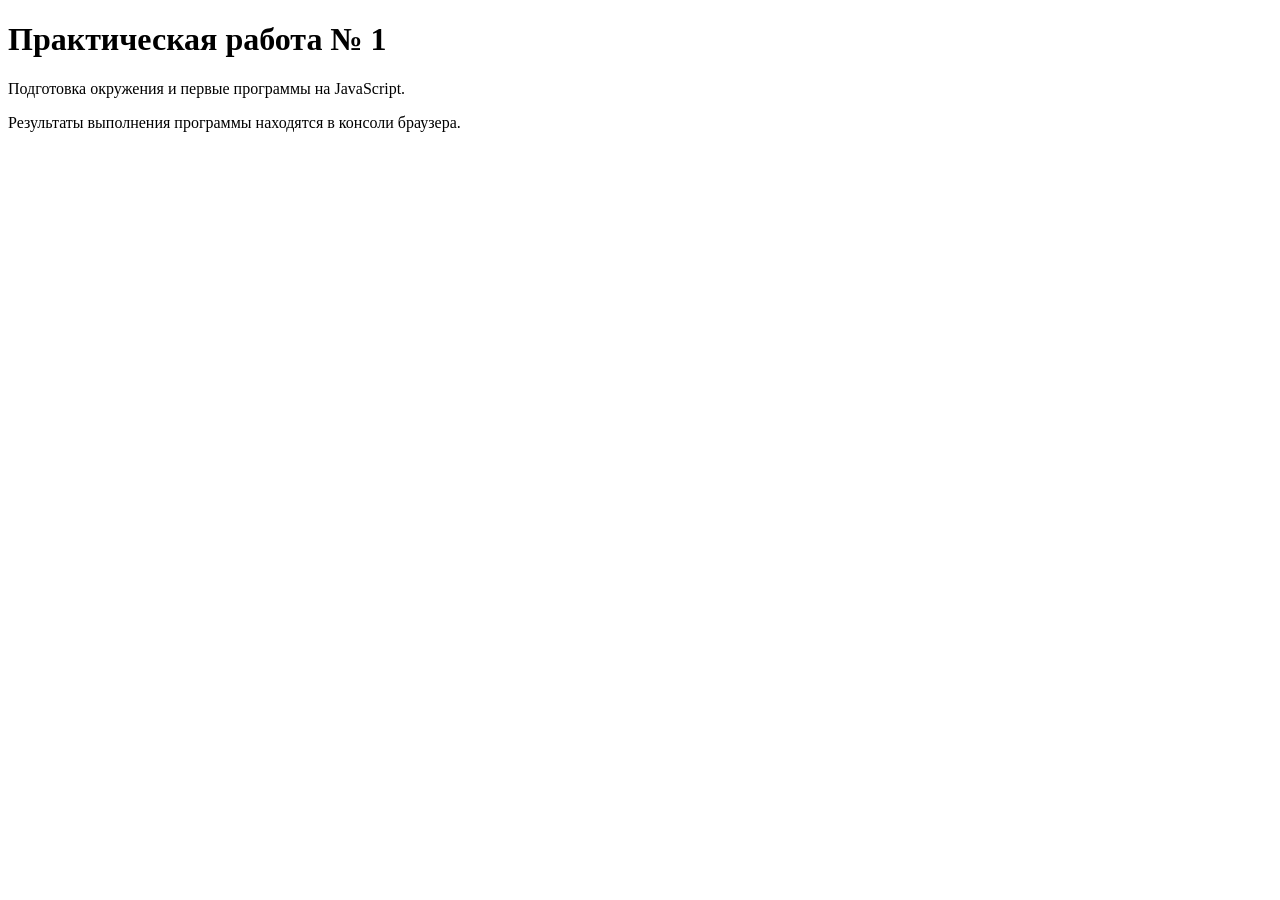
<file: practice-01/index.html>
<!doctype html>
<html lang="ru">
  <head>
    <meta charset="UTF-8">
    <meta name="viewport" content="width=device-width, initial-scale=1.0">
    <title>ПР1 — JavaScript</title>
    <script src="./js/hello.js" defer></script>
  </head>
  <body>
    <main>
      <h1>Практическая работа № 1</h1>
      <p>Подготовка окружения и первые программы на JavaScript.</p>
      <p>Результаты выполнения программы находятся в консоли браузера.</p>
    </main>
  </body>
</html>
</file>
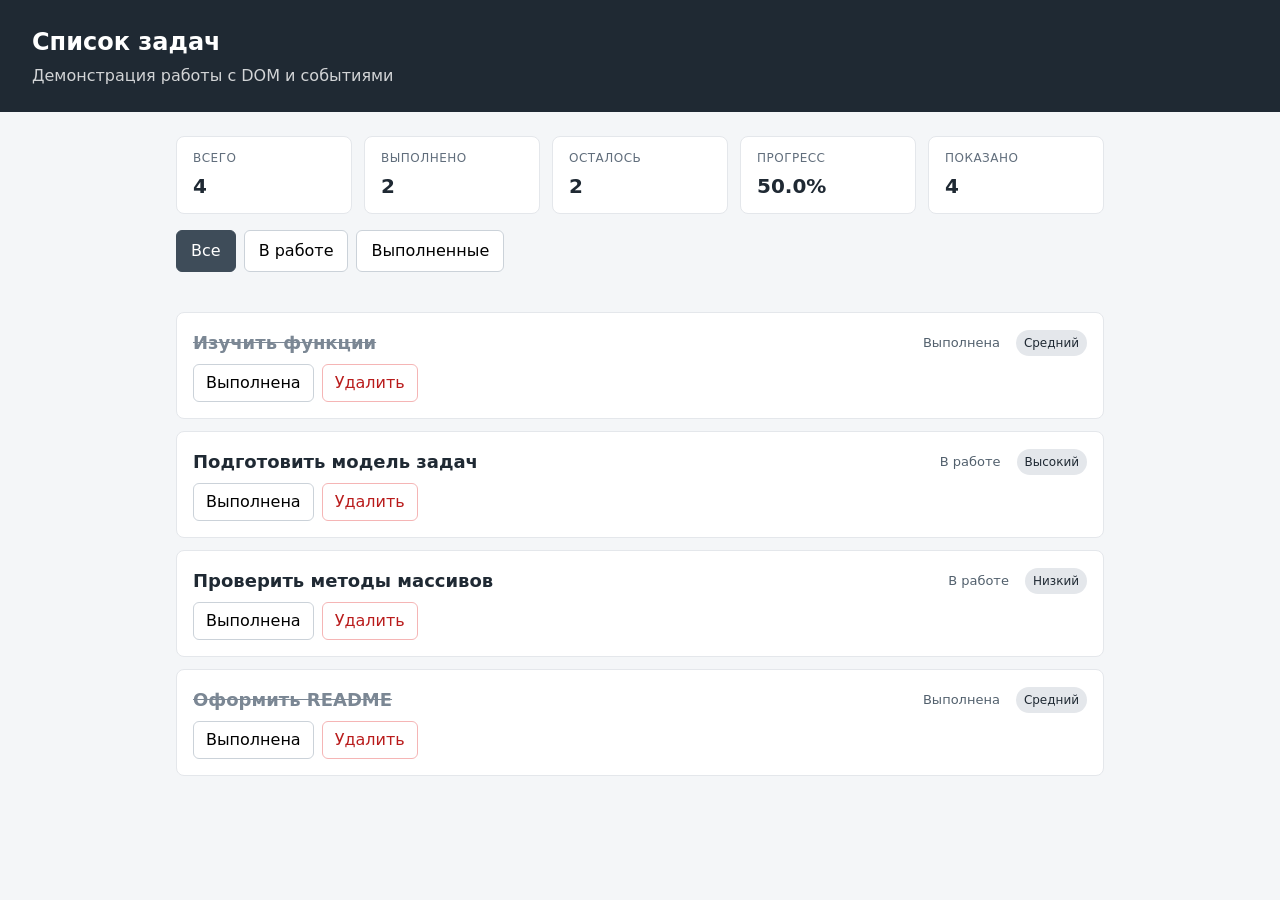
<file: practice-03/index.html>
<!DOCTYPE html>
<html lang="ru">
<head>
  <meta charset="UTF-8">
  <meta name="viewport" content="width=device-width, initial-scale=1.0">
  <title>ПР3 — Список задач</title>
  <link rel="stylesheet" href="./styles.css">
</head>
<body>
  <header class="page-header">
    <h1>Список задач</h1>
    <p>Демонстрация работы с DOM и событиями</p>
  </header>

  <main class="page-main">
    <section id="task-summary" class="summary">
      <div class="summary-item">
        <span class="summary-label">Всего</span>
        <span class="summary-value" data-stat="total">0</span>
      </div>
      <div class="summary-item">
        <span class="summary-label">Выполнено</span>
        <span class="summary-value" data-stat="completed">0</span>
      </div>
      <div class="summary-item">
        <span class="summary-label">Осталось</span>
        <span class="summary-value" data-stat="pending">0</span>
      </div>
      <div class="summary-item">
        <span class="summary-label">Прогресс</span>
        <span class="summary-value" data-stat="progress">0.0%</span>
      </div>
      <div class="summary-item">
        <span class="summary-label">Показано</span>
        <span class="summary-value" data-stat="visible">0</span>
      </div>
    </section>

    <section id="filters" class="filters">
      <button type="button" data-filter="all" class="is-active" aria-pressed="true">Все</button>
      <button type="button" data-filter="pending" aria-pressed="false">В работе</button>
      <button type="button" data-filter="completed" aria-pressed="false">Выполненные</button>
    </section>

    <p id="operation-message" class="operation-message" aria-live="polite"></p>

    <p id="empty-message" class="empty-message" hidden></p>

    <ul id="task-list" class="task-list"></ul>
  </main>

  <script type="module" src="./src/main.js"></script>
</body>
</html>
</file>
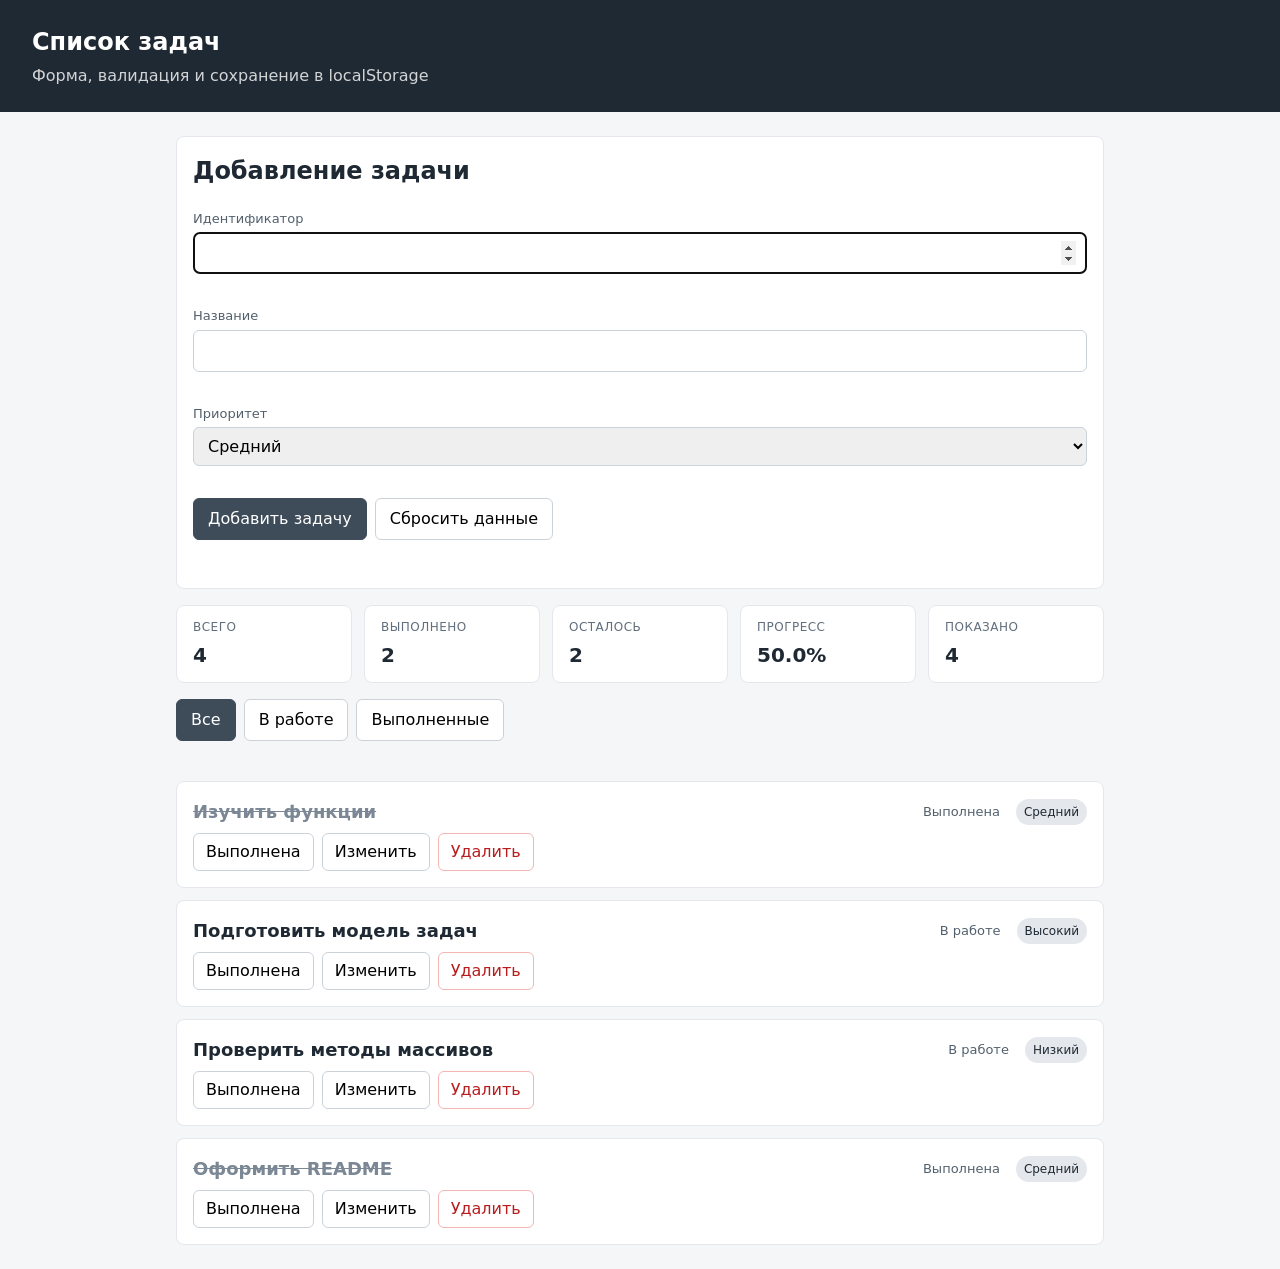
<file: practice-04/index.html>
<!DOCTYPE html>
<html lang="ru">
<head>
  <meta charset="UTF-8">
  <meta name="viewport" content="width=device-width, initial-scale=1.0">
  <title>ПР4 — Форма и хранение</title>
  <link rel="stylesheet" href="./styles.css">
</head>
<body>
  <header class="page-header">
    <h1>Список задач</h1>
    <p>Форма, валидация и сохранение в localStorage</p>
  </header>

  <main class="page-main">
    <section class="form-section">
      <h2 id="form-title">Добавление задачи</h2>
      <form id="task-form" novalidate>
        <div class="form-row">
          <label for="task-id">Идентификатор</label>
          <input id="task-id" name="id" type="number" min="1" step="1" required>
          <p id="error-id" class="field-error"></p>
        </div>
        <div class="form-row">
          <label for="task-title">Название</label>
          <input id="task-title" name="title" type="text" maxlength="100" required>
          <p id="error-title" class="field-error"></p>
        </div>
        <div class="form-row">
          <label for="task-priority">Приоритет</label>
          <select id="task-priority" name="priority">
            <option value="low">Низкий</option>
            <option value="medium" selected>Средний</option>
            <option value="high">Высокий</option>
          </select>
          <p id="error-priority" class="field-error"></p>
        </div>
        <div class="form-actions">
          <button type="submit">Добавить задачу</button>
          <button type="button" id="cancel-edit" hidden>Отменить</button>
          <button type="button" id="reset-storage">Сбросить данные</button>
        </div>
      </form>
      <p id="status-message" class="status-message" aria-live="polite"></p>
    </section>

    <section id="task-summary" class="summary">
      <div class="summary-item">
        <span class="summary-label">Всего</span>
        <span class="summary-value" data-stat="total">0</span>
      </div>
      <div class="summary-item">
        <span class="summary-label">Выполнено</span>
        <span class="summary-value" data-stat="completed">0</span>
      </div>
      <div class="summary-item">
        <span class="summary-label">Осталось</span>
        <span class="summary-value" data-stat="pending">0</span>
      </div>
      <div class="summary-item">
        <span class="summary-label">Прогресс</span>
        <span class="summary-value" data-stat="progress">0.0%</span>
      </div>
      <div class="summary-item">
        <span class="summary-label">Показано</span>
        <span class="summary-value" data-stat="visible">0</span>
      </div>
    </section>

    <section id="filters" class="filters">
      <button type="button" data-filter="all" class="is-active" aria-pressed="true">Все</button>
      <button type="button" data-filter="pending" aria-pressed="false">В работе</button>
      <button type="button" data-filter="completed" aria-pressed="false">Выполненные</button>
    </section>

    <p id="operation-message" class="operation-message" aria-live="polite"></p>

    <p id="empty-message" class="empty-message" hidden></p>

    <ul id="task-list" class="task-list"></ul>
  </main>

  <script type="module" src="./src/main.js"></script>
</body>
</html>
</file>
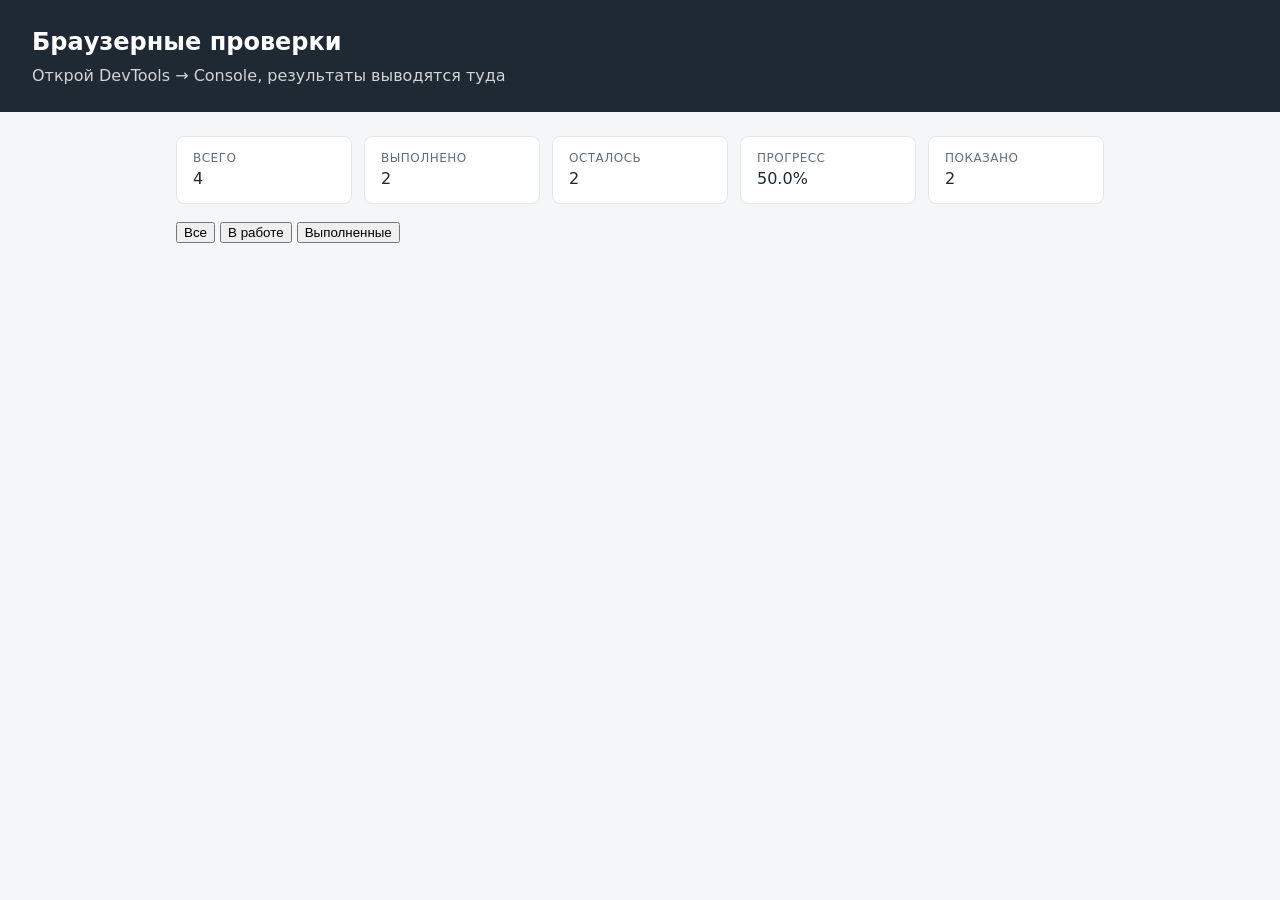
<file: practice-03/checks.html>
<!DOCTYPE html>
<html lang="ru">
<head>
  <meta charset="UTF-8">
  <meta name="viewport" content="width=device-width, initial-scale=1.0">
  <title>ПР3 — Проверки</title>
  <link rel="stylesheet" href="./styles.css">
</head>
<body>
  <header class="page-header">
    <h1>Браузерные проверки</h1>
    <p>Открой DevTools → Console, результаты выводятся туда</p>
  </header>

  <main class="page-main">
    <p id="empty-message" hidden></p>
    <ul id="task-list" class="task-list"></ul>
    <section id="task-summary" class="summary" hidden>
      <div class="summary-item"><span class="summary-label">Всего</span><span data-stat="total">0</span></div>
      <div class="summary-item"><span class="summary-label">Выполнено</span><span data-stat="completed">0</span></div>
      <div class="summary-item"><span class="summary-label">Осталось</span><span data-stat="pending">0</span></div>
      <div class="summary-item"><span class="summary-label">Прогресс</span><span data-stat="progress">0.0%</span></div>
      <div class="summary-item"><span class="summary-label">Показано</span><span data-stat="visible">0</span></div>
    </section>
    <div id="filters">
      <button type="button" data-filter="all" class="is-active">Все</button>
      <button type="button" data-filter="pending">В работе</button>
      <button type="button" data-filter="completed">Выполненные</button>
    </div>
    <p id="operation-message"></p>
    <script type="module" src="./checks/browser.checks.js"></script>
  </main>
</body>
</html>
</file>
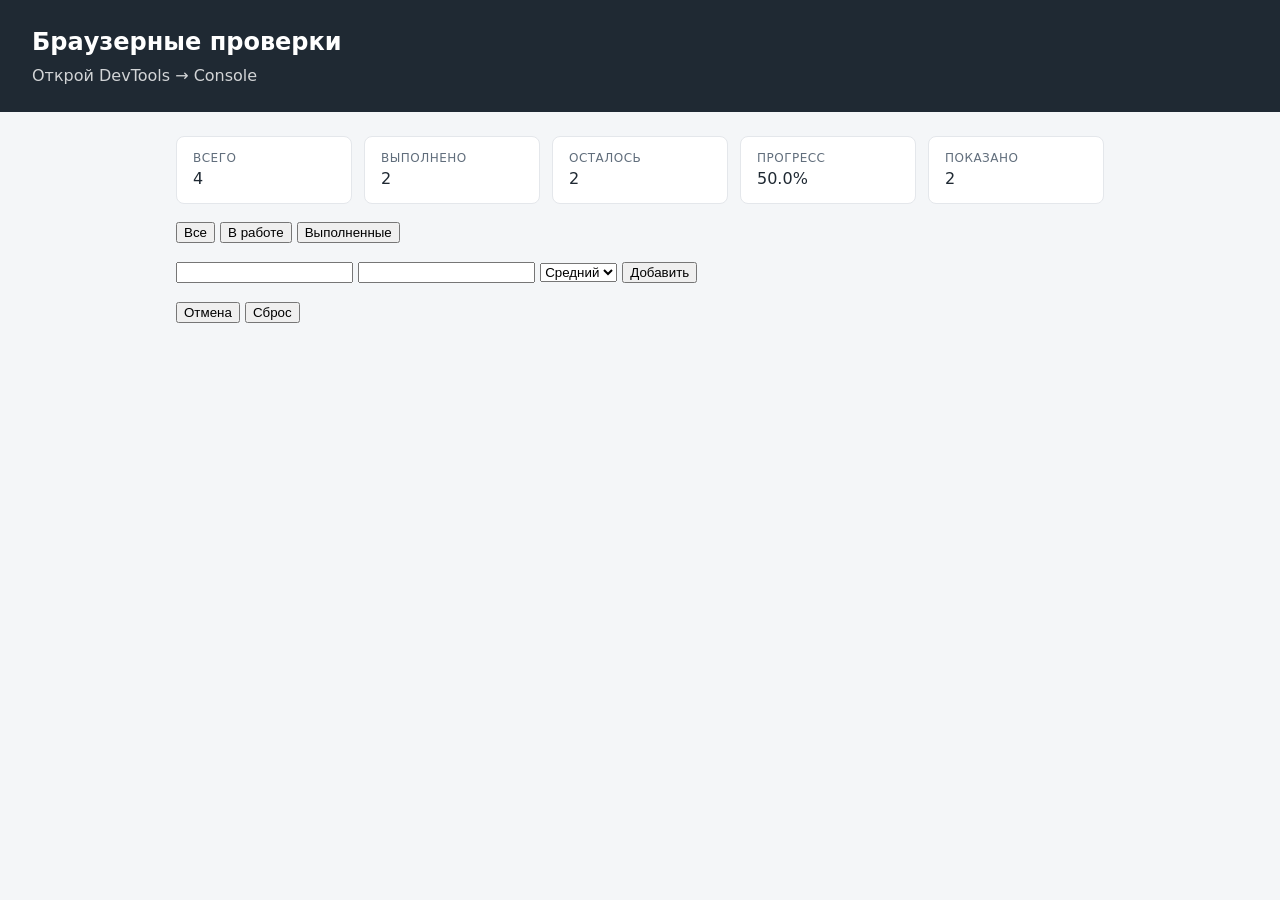
<file: practice-04/checks.html>
<!DOCTYPE html>
<html lang="ru">
<head>
  <meta charset="UTF-8">
  <meta name="viewport" content="width=device-width, initial-scale=1.0">
  <title>ПР4 — Браузерные проверки</title>
  <link rel="stylesheet" href="./styles.css">
</head>
<body>
  <header class="page-header">
    <h1>Браузерные проверки</h1>
    <p>Открой DevTools → Console</p>
  </header>

  <main class="page-main">
    <p id="empty-message" hidden></p>
    <ul id="task-list" class="task-list"></ul>
    <section id="task-summary" class="summary" hidden>
      <div class="summary-item"><span class="summary-label">Всего</span><span data-stat="total">0</span></div>
      <div class="summary-item"><span class="summary-label">Выполнено</span><span data-stat="completed">0</span></div>
      <div class="summary-item"><span class="summary-label">Осталось</span><span data-stat="pending">0</span></div>
      <div class="summary-item"><span class="summary-label">Прогресс</span><span data-stat="progress">0.0%</span></div>
      <div class="summary-item"><span class="summary-label">Показано</span><span data-stat="visible">0</span></div>
    </section>
    <div id="filters">
      <button type="button" data-filter="all" class="is-active">Все</button>
      <button type="button" data-filter="pending">В работе</button>
      <button type="button" data-filter="completed">Выполненные</button>
    </div>
    <p id="operation-message"></p>
    <form id="task-form">
      <input name="id" type="number">
      <input name="title" type="text">
      <select name="priority">
        <option value="low">Низкий</option>
        <option value="medium" selected>Средний</option>
        <option value="high">Высокий</option>
      </select>
      <button type="submit">Добавить</button>
    </form>
    <p id="error-id"></p>
    <p id="error-title"></p>
    <p id="error-priority"></p>
    <p id="status-message"></p>
    <button type="button" id="cancel-edit">Отмена</button>
    <button type="button" id="reset-storage">Сброс</button>
    <h2 id="form-title"></h2>
    <script type="module" src="./checks/browser.checks.js"></script>
  </main>
</body>
</html>
</file>
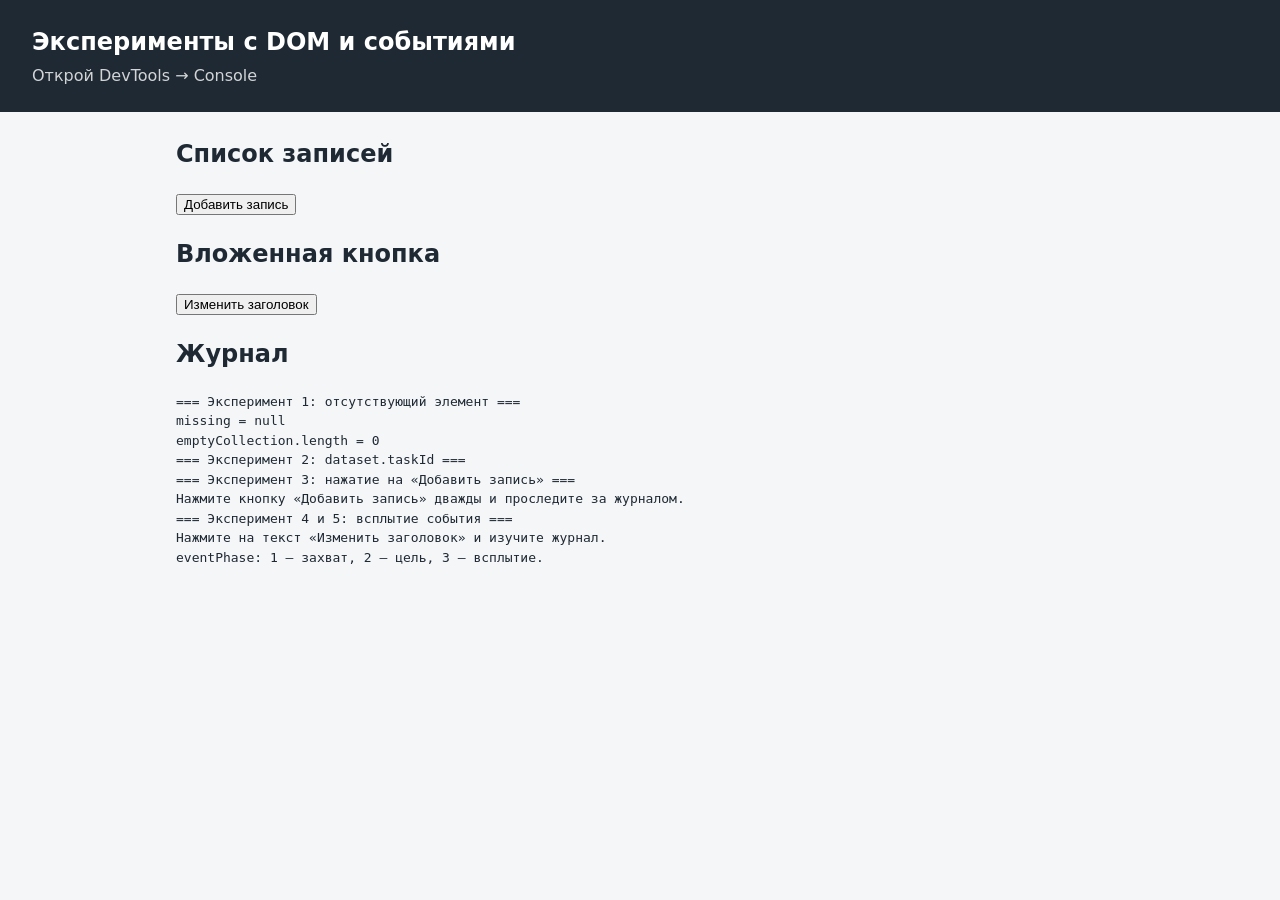
<file: practice-03/examples/dom-events.html>
<!DOCTYPE html>
<html lang="ru">
<head>
  <meta charset="UTF-8">
  <meta name="viewport" content="width=device-width, initial-scale=1.0">
  <title>ПР3 — Эксперименты с DOM и событиями</title>
  <link rel="stylesheet" href="../styles.css">
</head>
<body>
  <header class="page-header">
    <h1>Эксперименты с DOM и событиями</h1>
    <p>Открой DevTools → Console</p>
  </header>

  <main class="page-main">
    <section>
      <h2>Список записей</h2>
      <button id="add-record" type="button">Добавить запись</button>
      <ul id="records"></ul>
    </section>

    <section>
      <h2>Вложенная кнопка</h2>
      <div id="wrapper">
        <button id="edit" type="button">
          <span class="label">Изменить заголовок</span>
        </button>
      </div>
    </section>

    <section>
      <h2>Журнал</h2>
      <pre id="log"></pre>
    </section>
  </main>

  <script type="module" src="./dom-events.js"></script>
</body>
</html>
</file>
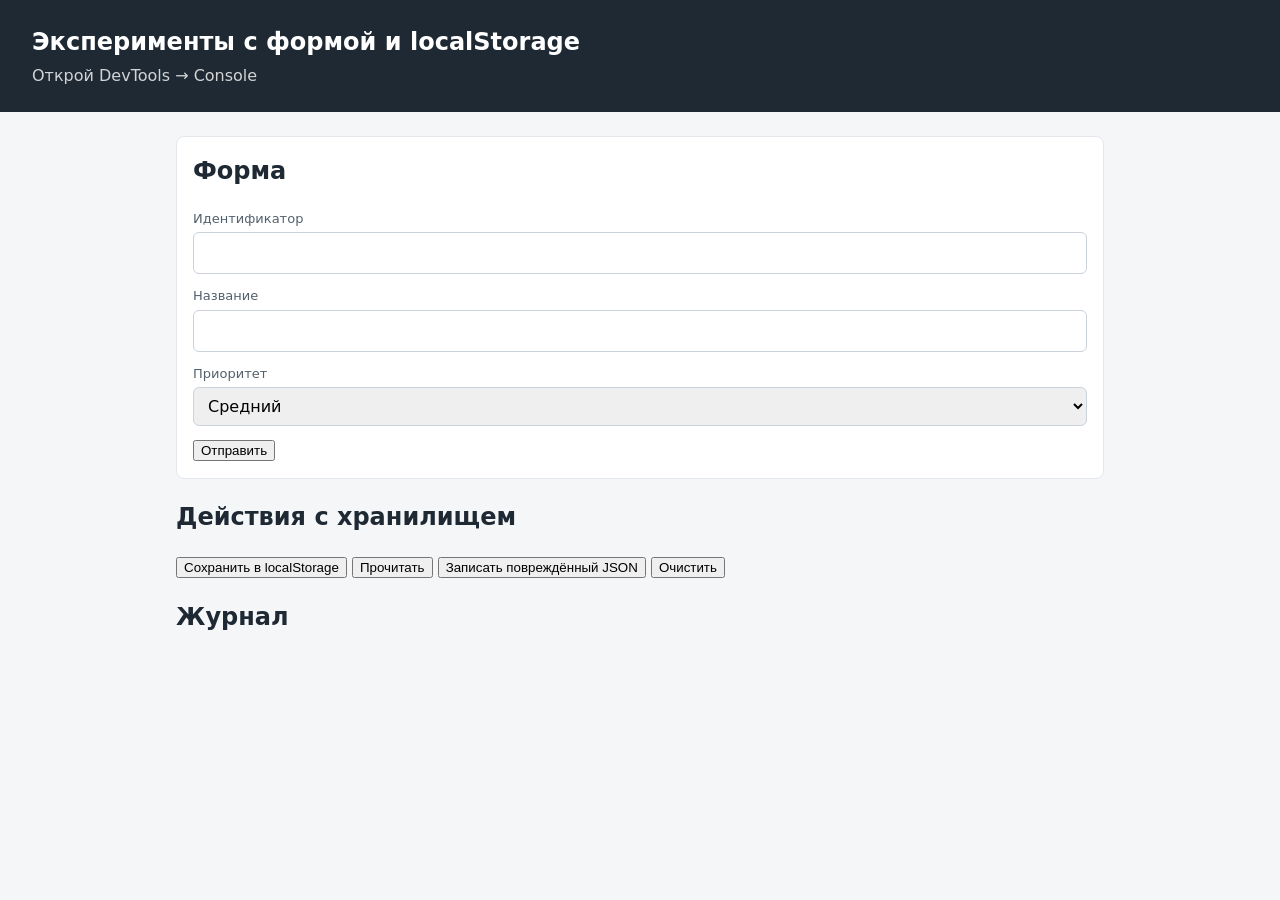
<file: practice-04/examples/forms-storage.html>
<!DOCTYPE html>
<html lang="ru">
<head>
  <meta charset="UTF-8">
  <meta name="viewport" content="width=device-width, initial-scale=1.0">
  <title>ПР4 — Эксперименты с формой и хранилищем</title>
  <link rel="stylesheet" href="../styles.css">
</head>
<body>
  <header class="page-header">
    <h1>Эксперименты с формой и localStorage</h1>
    <p>Открой DevTools → Console</p>
  </header>

  <main class="page-main">
    <section class="form-section">
      <h2>Форма</h2>
      <form id="demo-form">
        <div class="form-row">
          <label for="demo-id">Идентификатор</label>
          <input id="demo-id" name="id" type="number" required>
        </div>
        <div class="form-row">
          <label for="demo-title">Название</label>
          <input id="demo-title" name="title" type="text" required>
        </div>
        <div class="form-row">
          <label for="demo-priority">Приоритет</label>
          <select id="demo-priority" name="priority">
            <option value="low">Низкий</option>
            <option value="medium" selected>Средний</option>
            <option value="high">Высокий</option>
          </select>
        </div>
        <button type="submit">Отправить</button>
      </form>
    </section>

    <section>
      <h2>Действия с хранилищем</h2>
      <button type="button" id="save-demo">Сохранить в localStorage</button>
      <button type="button" id="read-demo">Прочитать</button>
      <button type="button" id="break-demo">Записать повреждённый JSON</button>
      <button type="button" id="clear-demo">Очистить</button>
    </section>

    <section>
      <h2>Журнал</h2>
      <pre id="log"></pre>
    </section>
  </main>

  <script type="module" src="./forms-storage.js"></script>
</body>
</html>
</file>
<file: practice-03/styles.css>
* {
  box-sizing: border-box;
}

body {
  margin: 0;
  font-family: system-ui, -apple-system, "Segoe UI", Roboto, sans-serif;
  background: #f4f6f8;
  color: #1f2933;
  line-height: 1.5;
}

.page-header {
  padding: 24px 32px;
  background: #1f2933;
  color: #ffffff;
}

.page-header h1 {
  margin: 0 0 4px;
  font-size: 24px;
}

.page-header p {
  margin: 0;
  opacity: 0.8;
}

.page-main {
  max-width: 960px;
  margin: 24px auto;
  padding: 0 16px;
}

.summary {
  display: grid;
  grid-template-columns: repeat(5, minmax(0, 1fr));
  gap: 12px;
  margin-bottom: 16px;
}

.summary-item {
  background: #ffffff;
  border: 1px solid #e4e7eb;
  border-radius: 8px;
  padding: 12px 16px;
}

.summary-label {
  display: block;
  font-size: 12px;
  text-transform: uppercase;
  letter-spacing: 0.04em;
  color: #616e7c;
}

.summary-value {
  display: block;
  font-size: 20px;
  font-weight: 600;
  margin-top: 4px;
}

.filters {
  display: flex;
  gap: 8px;
  margin-bottom: 12px;
}

.filters button {
  padding: 8px 14px;
  border: 1px solid #cbd2d9;
  background: #ffffff;
  border-radius: 6px;
  cursor: pointer;
  font: inherit;
}

.filters button.is-active {
  background: #3e4c59;
  color: #ffffff;
  border-color: #3e4c59;
}

.operation-message {
  min-height: 20px;
  color: #b91c1c;
  margin: 8px 0;
}

.empty-message {
  padding: 16px;
  background: #ffffff;
  border: 1px dashed #cbd2d9;
  border-radius: 8px;
  color: #616e7c;
}

.task-list {
  list-style: none;
  margin: 0;
  padding: 0;
  display: grid;
  gap: 12px;
}

.task-card {
  background: #ffffff;
  border: 1px solid #e4e7eb;
  border-radius: 8px;
  padding: 16px;
  display: grid;
  grid-template-columns: 1fr auto auto;
  grid-template-areas:
    "title status priority"
    "actions actions actions";
  gap: 8px 16px;
  align-items: center;
}

.task-card.is-completed .task-title {
  text-decoration: line-through;
  color: #7b8794;
}

.task-title {
  grid-area: title;
  margin: 0;
  font-size: 18px;
}

.task-status {
  grid-area: status;
  font-size: 13px;
  color: #52606d;
}

.task-priority {
  grid-area: priority;
  font-size: 12px;
  padding: 4px 8px;
  background: #e4e7eb;
  border-radius: 999px;
}

.task-actions {
  grid-area: actions;
  display: flex;
  gap: 8px;
}

.task-actions button {
  padding: 6px 12px;
  border-radius: 6px;
  border: 1px solid #cbd2d9;
  background: #ffffff;
  cursor: pointer;
  font: inherit;
}

.task-actions button[data-action="delete"] {
  border-color: #f5b5b5;
  color: #b91c1c;
}
</file>
<file: practice-04/styles.css>
* {
  box-sizing: border-box;
}

body {
  margin: 0;
  font-family: system-ui, -apple-system, "Segoe UI", Roboto, sans-serif;
  background: #f4f6f8;
  color: #1f2933;
  line-height: 1.5;
}

.page-header {
  padding: 24px 32px;
  background: #1f2933;
  color: #ffffff;
}

.page-header h1 {
  margin: 0 0 4px;
  font-size: 24px;
}

.page-header p {
  margin: 0;
  opacity: 0.8;
}

.page-main {
  max-width: 960px;
  margin: 24px auto;
  padding: 0 16px;
}

.form-section {
  background: #ffffff;
  border: 1px solid #e4e7eb;
  border-radius: 8px;
  padding: 16px;
  margin-bottom: 16px;
}

.form-section h2 {
  margin-top: 0;
}

.form-row {
  margin-bottom: 12px;
}

.form-row label {
  display: block;
  font-size: 13px;
  color: #52606d;
  margin-bottom: 4px;
}

.form-row input,
.form-row select {
  width: 100%;
  padding: 8px 10px;
  border: 1px solid #cbd2d9;
  border-radius: 6px;
  font: inherit;
}

.form-row input:disabled {
  background: #f0f2f5;
  color: #7b8794;
}

.field-error {
  min-height: 16px;
  margin: 4px 0 0;
  color: #b91c1c;
  font-size: 12px;
}

.form-actions {
  display: flex;
  gap: 8px;
  margin-top: 8px;
}

.form-actions button {
  padding: 8px 14px;
  border-radius: 6px;
  border: 1px solid #cbd2d9;
  background: #ffffff;
  cursor: pointer;
  font: inherit;
}

.form-actions button[type="submit"] {
  background: #3e4c59;
  color: #ffffff;
  border-color: #3e4c59;
}

.status-message {
  min-height: 20px;
  margin: 12px 0 0;
  color: #2f855a;
  font-size: 13px;
}

.status-message.is-error {
  color: #b91c1c;
}

.summary {
  display: grid;
  grid-template-columns: repeat(5, minmax(0, 1fr));
  gap: 12px;
  margin-bottom: 16px;
}

.summary-item {
  background: #ffffff;
  border: 1px solid #e4e7eb;
  border-radius: 8px;
  padding: 12px 16px;
}

.summary-label {
  display: block;
  font-size: 12px;
  text-transform: uppercase;
  letter-spacing: 0.04em;
  color: #616e7c;
}

.summary-value {
  display: block;
  font-size: 20px;
  font-weight: 600;
  margin-top: 4px;
}

.filters {
  display: flex;
  gap: 8px;
  margin-bottom: 12px;
}

.filters button {
  padding: 8px 14px;
  border: 1px solid #cbd2d9;
  background: #ffffff;
  border-radius: 6px;
  cursor: pointer;
  font: inherit;
}

.filters button.is-active {
  background: #3e4c59;
  color: #ffffff;
  border-color: #3e4c59;
}

.operation-message {
  min-height: 20px;
  color: #b91c1c;
  margin: 8px 0;
}

.empty-message {
  padding: 16px;
  background: #ffffff;
  border: 1px dashed #cbd2d9;
  border-radius: 8px;
  color: #616e7c;
}

.task-list {
  list-style: none;
  margin: 0;
  padding: 0;
  display: grid;
  gap: 12px;
}

.task-card {
  background: #ffffff;
  border: 1px solid #e4e7eb;
  border-radius: 8px;
  padding: 16px;
  display: grid;
  grid-template-columns: 1fr auto auto;
  grid-template-areas:
    "title status priority"
    "actions actions actions";
  gap: 8px 16px;
  align-items: center;
}

.task-card.is-completed .task-title {
  text-decoration: line-through;
  color: #7b8794;
}

.task-title {
  grid-area: title;
  margin: 0;
  font-size: 18px;
}

.task-status {
  grid-area: status;
  font-size: 13px;
  color: #52606d;
}

.task-priority {
  grid-area: priority;
  font-size: 12px;
  padding: 4px 8px;
  background: #e4e7eb;
  border-radius: 999px;
}

.task-actions {
  grid-area: actions;
  display: flex;
  gap: 8px;
}

.task-actions button {
  padding: 6px 12px;
  border-radius: 6px;
  border: 1px solid #cbd2d9;
  background: #ffffff;
  cursor: pointer;
  font: inherit;
}

.task-actions button[data-action="delete"] {
  border-color: #f5b5b5;
  color: #b91c1c;
}
</file>
